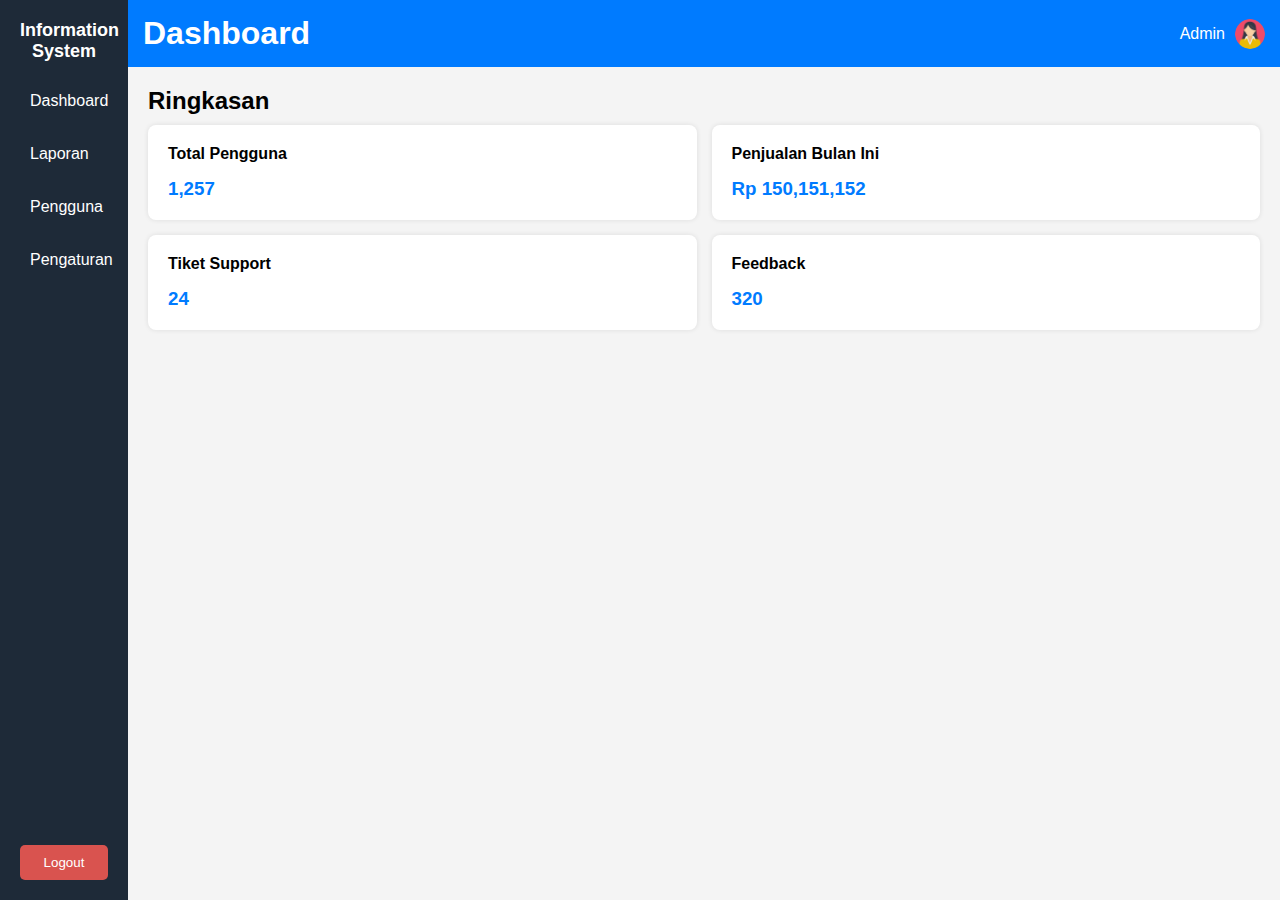
<file: DashBoard Admin/index.html>
<!DOCTYPE html>
<html lang="id">

<head>
   <meta charset="UTF-8">
   <meta name="viewport" content="width=device-width, initial-scale=1.0">
   <title>Dashboard Admin</title>
   <link rel="stylesheet" href="style.css">
</head>

<body>
   <div class="dashboard">
      <!-- Sidebar -->
      <aside class="sidebar">
         <h2>Information System</h2>
         <ul>
            <li><a href="#">Dashboard</a></li>
            <li><a href="#">Laporan</a></li>
            <li><a href="#">Pengguna</a></li>
            <li><a href="#">Pengaturan</a></li>
         </ul>
         <button class="logout">Logout</button>
      </aside>

      <!-- Main Content -->
      <div class="main-content">
         <!-- Header -->
         <header>
            <h1>Dashboard</h1>
            <div class="admin-profile">
               <span>Admin</span>
               <img src="woman.png" alt="Admin">
            </div>
         </header>

         <!-- Ringkasan -->
         <section class="summary">
            <h2>Ringkasan</h2>
            <div class="cards">
               <div class="card">
                  <p>Total Pengguna</p>
                  <h3><a href="#">1,257</a></h3>
               </div>
               <div class="card">
                  <p>Penjualan Bulan Ini</p>
                  <h3><a href="#">Rp 150,151,152</a></h3>
               </div>
               <div class="card">
                  <p>Tiket Support</p>
                  <h3><a href="#">24</a></h3>
               </div>
               <div class="card">
                  <p>Feedback</p>
                  <h3><a href="#">320</a></h3>
               </div>
            </div>
         </section>
      </div>
   </div>
</body>

</html>
</file>
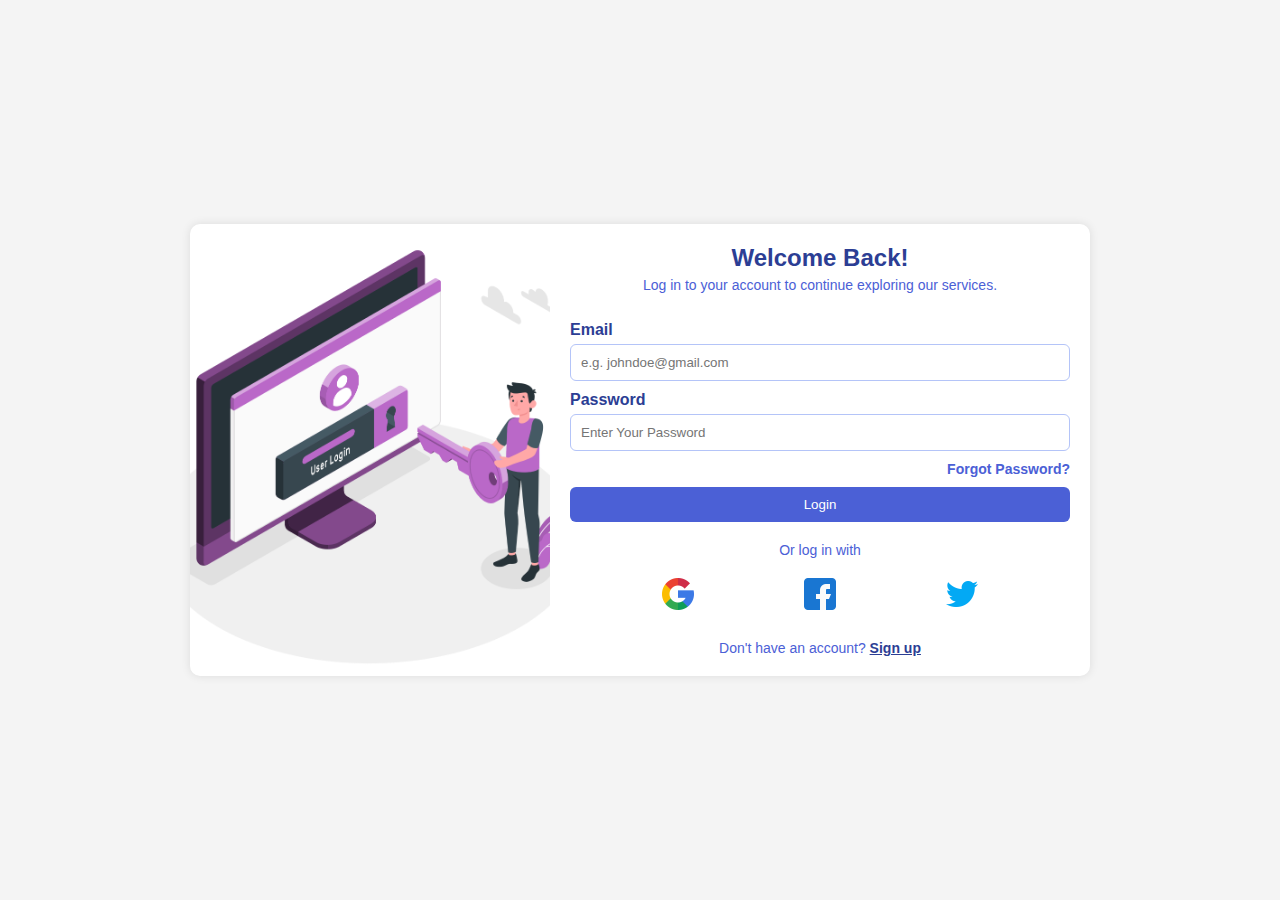
<file: Halaman Login/image/index.html>
<!DOCTYPE html>
<html lang="en">

<head>
   <meta charset="UTF-8">
   <meta name="viewport" content="width=device-width, initial-scale=1.0">
   <title>Login Page</title>
   <link rel="stylesheet" href="style.css">
</head>

<body>
   <div class="container">
      <div class="login">
         <img src="img/login.png" alt="Login Illustration">
         <div class="login-content">
            <h1>Welcome Back!</h1>
            <p>Log in to your account to continue exploring our services.</p>
            <br>
            <form action="#">
               <label for="email">Email</label>
               <input type="email" id="email" placeholder="e.g. johndoe@gmail.com" required>

               <label for="password">Password</label>
               <input type="password" id="password" placeholder="Enter Your Password">

               <div class="form-options">
                  <p>Forgot Password?</p>
               </div>

               <button type="submit">Login</button>
            </form>

            <div class="social-login">
               <p>Or log in with</p>
               <div class="social-icons">
                  <a href="#"><img src="img/google.png" alt="Google Login"></a>
                  <a href="#"><img src="img/facebook.png" alt="Facebook Login"></a>
                  <a href="#"><img src="img/twitter.png" alt="Twitter Login"></a>
               </div>
            </div>

            <p class="signup-link">Don't have an account?
               <a href="#">Sign up</a>
            </p>
         </div>
      </div>
   </div>
</body>

</html>
</file>
<file: DashBoard Admin/style.css>
* {
   margin: 0;
   padding: 0;
   box-sizing: border-box;
   font-family: Arial, sans-serif;
}

.dashboard {
   display: flex;
   height: 100vh;
}

h2 {
   text-align: left;
   font-weight: bold;
}

.sidebar {
   width: 10%;
   background: #1e2a38;
   color: white;
   padding: 20px;
   display: flex;
   flex-direction: column;
   justify-content: space-between;
}

.sidebar h2 {
   font-size: 18px;
   text-align: center;
   margin-bottom: 20px;
}

.sidebar ul {
   list-style: none;
}

.sidebar ul li {
   margin-bottom: 15px;
}

.sidebar ul li a {
   color: white;
   text-decoration: none;
   display: block;
   padding: 10px;
}

.sidebar ul li a:hover {
   background: rgba(255, 255, 255, 0.2);
   transform: scale(1.05);
   border-radius: 8px;
}
.logout {
   background: #d9534f;
   color: white;
   border: none;
   padding: 10px;
   cursor: pointer;
   margin-top: auto;
   border-radius: 5px;
}

.logout:hover {
   background: #c9302c;
}

.main-content {
   flex-grow: 1;
   background: #f4f4f4;
   display: flex;
   flex-direction: column;
}

header {
   background: #007bff;
   color: white;
   padding: 15px;
   display: flex;
   justify-content: space-between;
   align-items: center;
}

.admin-profile {
   display: flex;
   align-items: center;
}

.admin-profile img {
   width: 30px;
   height: 30px;
   border-radius: 50%;
   margin-left: 10px;
}

.summary {
   padding: 20px;
}

.cards {
   display: grid;
   grid-template-columns: repeat(auto-fill, minmax(400px, 2fr));
   gap: 15px;
   margin-top: 10px;
}

.card {
   background: white;
   padding: 20px;
   height: 5px0px;
   border-radius: 8px;
   box-shadow: 0 0 5px rgba(27, 26, 26, 0.1);
   text-align: left;
   font-weight: bold;
}

.card p {
   margin-bottom: 15px;
   font-size: 16px;
}

.card h3 a {
   color: #007bff;
   text-decoration: none;
}

.card h3 a:hover {
   text-decoration: underline;
}

/* Responsive */
@media (max-width: 1148px) {
   .sidebar {
      width: 15%;
   }
   .main-content {
      width: 85%;
   }
   .cards {
      grid-template-columns: repeat(4, 1fr);
   }
}

@media (max-width: 1024px) {
   .sidebar {
      width: 15%;
   }
   .main-content {
      width: 85%;
   }
   .cards {
      grid-template-columns: repeat(2, 1fr);
   }
}

@media (max-width: 768px) {
   .sidebar {
      width: 25%;
   }
   .main-content {
      width: 75%;
   }
   .cards {
      grid-template-columns: repeat(2, 1fr);
   }
}

@media (max-width: 750px) {
   .sidebar {
      display: none;
   }
   .main-content {
      width: 100%;
   }
   .cards {
      display: grid;
      grid-template-columns: repeat(2, 1fr);
      gap: 15px;
   }
}

@media (max-width: 600px) {
   .cards {
      grid-template-columns: 1fr;
   }
}
</file>
<file: Halaman Login/image/style.css>
* {
   margin: 0;
   padding: 0;
   box-sizing: border-box;
   font-family: Arial, sans-serif;
}

body {
   height: 100vh;
   background-color: #f4f4f4;
   display: flex;
   justify-content: center;
   align-items: center;
}

.container {
   display: flex;
   justify-content: center;
   align-items: center;
}

.login {
   display: flex;
   background: white;
   max-width: 900px;
   border-radius: 10px;
   overflow: hidden;
   box-shadow: 0 0 10px rgba(0, 0, 0, 0.1);
}

.login img {
   width: 40%;
   object-fit: cover;
}

.login-content {
   flex-grow: 1;
   padding: 20px;
   text-align: center;
}

h1 {
   font-size: 24px;
   color: #2c3e94;
   margin-bottom: 5px;
}

p {
   font-size: 14px;
   color: #4b60d6;
}

label {
   color: #2c3e94;
   font-weight: bold;
   text-align: left;
   display: block;
   margin-top: 10px;
}

input {
   width: 100%;
   padding: 10px;
   border: 1px solid #b4c4f8;
   border-radius: 6px;
   margin-top: 5px;
}

button {
   width: 100%;
   padding: 10px;
   background-color: #4b60d6;
   color: white;
   border: none;
   border-radius: 6px;
   margin-top: 10px;
   cursor: pointer;
}

button:hover {
   background-color: #2c3e94;
}

.form-options {
   text-align: right;
   font-weight: bold;
   margin-top: 10px;
}

.social-login {
   margin-top: 20px;
}

.social-icons {
   display: flex;
   justify-content: center;
   margin-top: 10px;
   padding: 10px;
}

.social-icons a {
   display: flex;
   align-items: center;
   justify-content: center;
   margin: 0 55px;
}

.social-icons img {
   width: 32px;
   height: 32px;
}

.signup-link {
   margin-top: 20px;
}

.signup-link a {
   color: #2c3e94;
   font-weight: bold;
}

@media (max-width: 768px) {
   .login {
      flex-direction: column;
      align-items: center;
      text-align: center;
      width: 100%;
      max-width: 400px;
   }

   .login img {
      width: 50% px;
      height: auto;
      margin-top: 20px;
   }

   .login-content {
      padding: 20px;
   }

   .social-icons {
      justify-content: space-between;
      width: 100%;
   }

   .social-icons a {
      margin: 0;
   }
}
</file>
